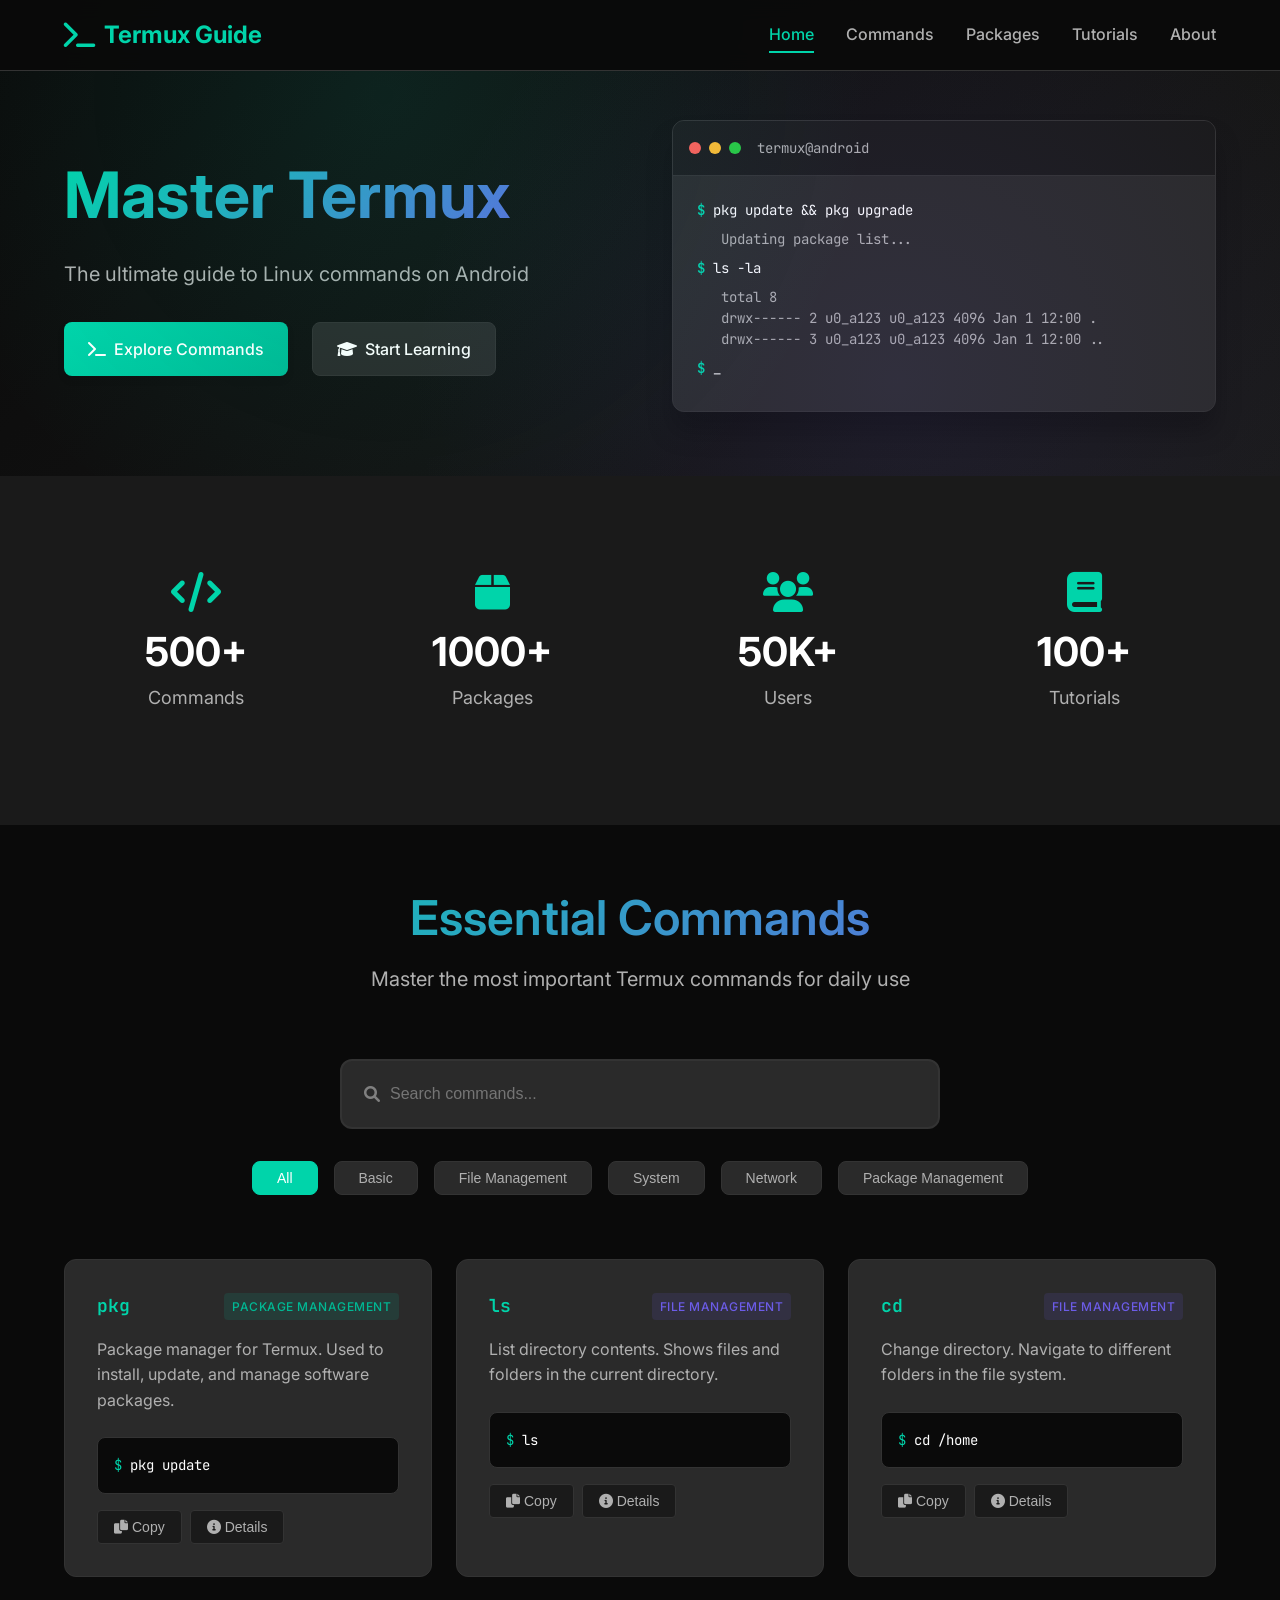
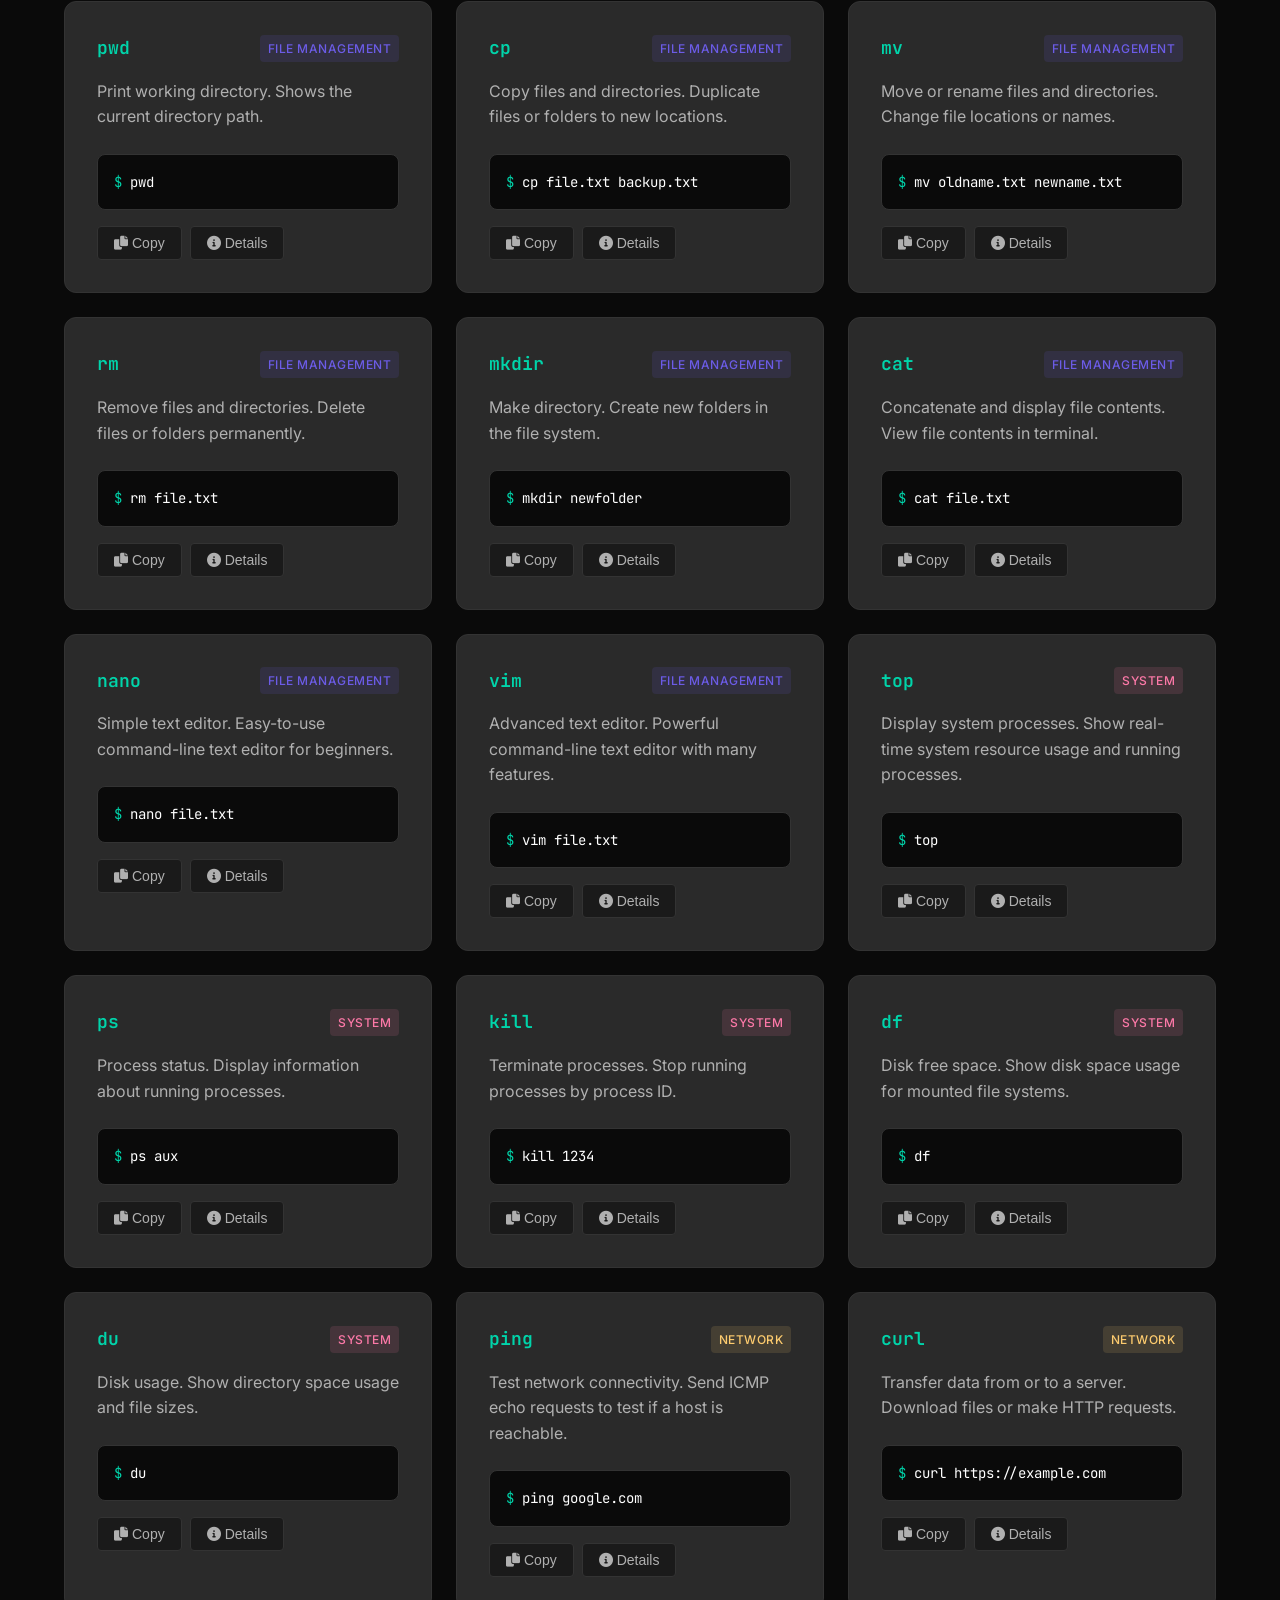
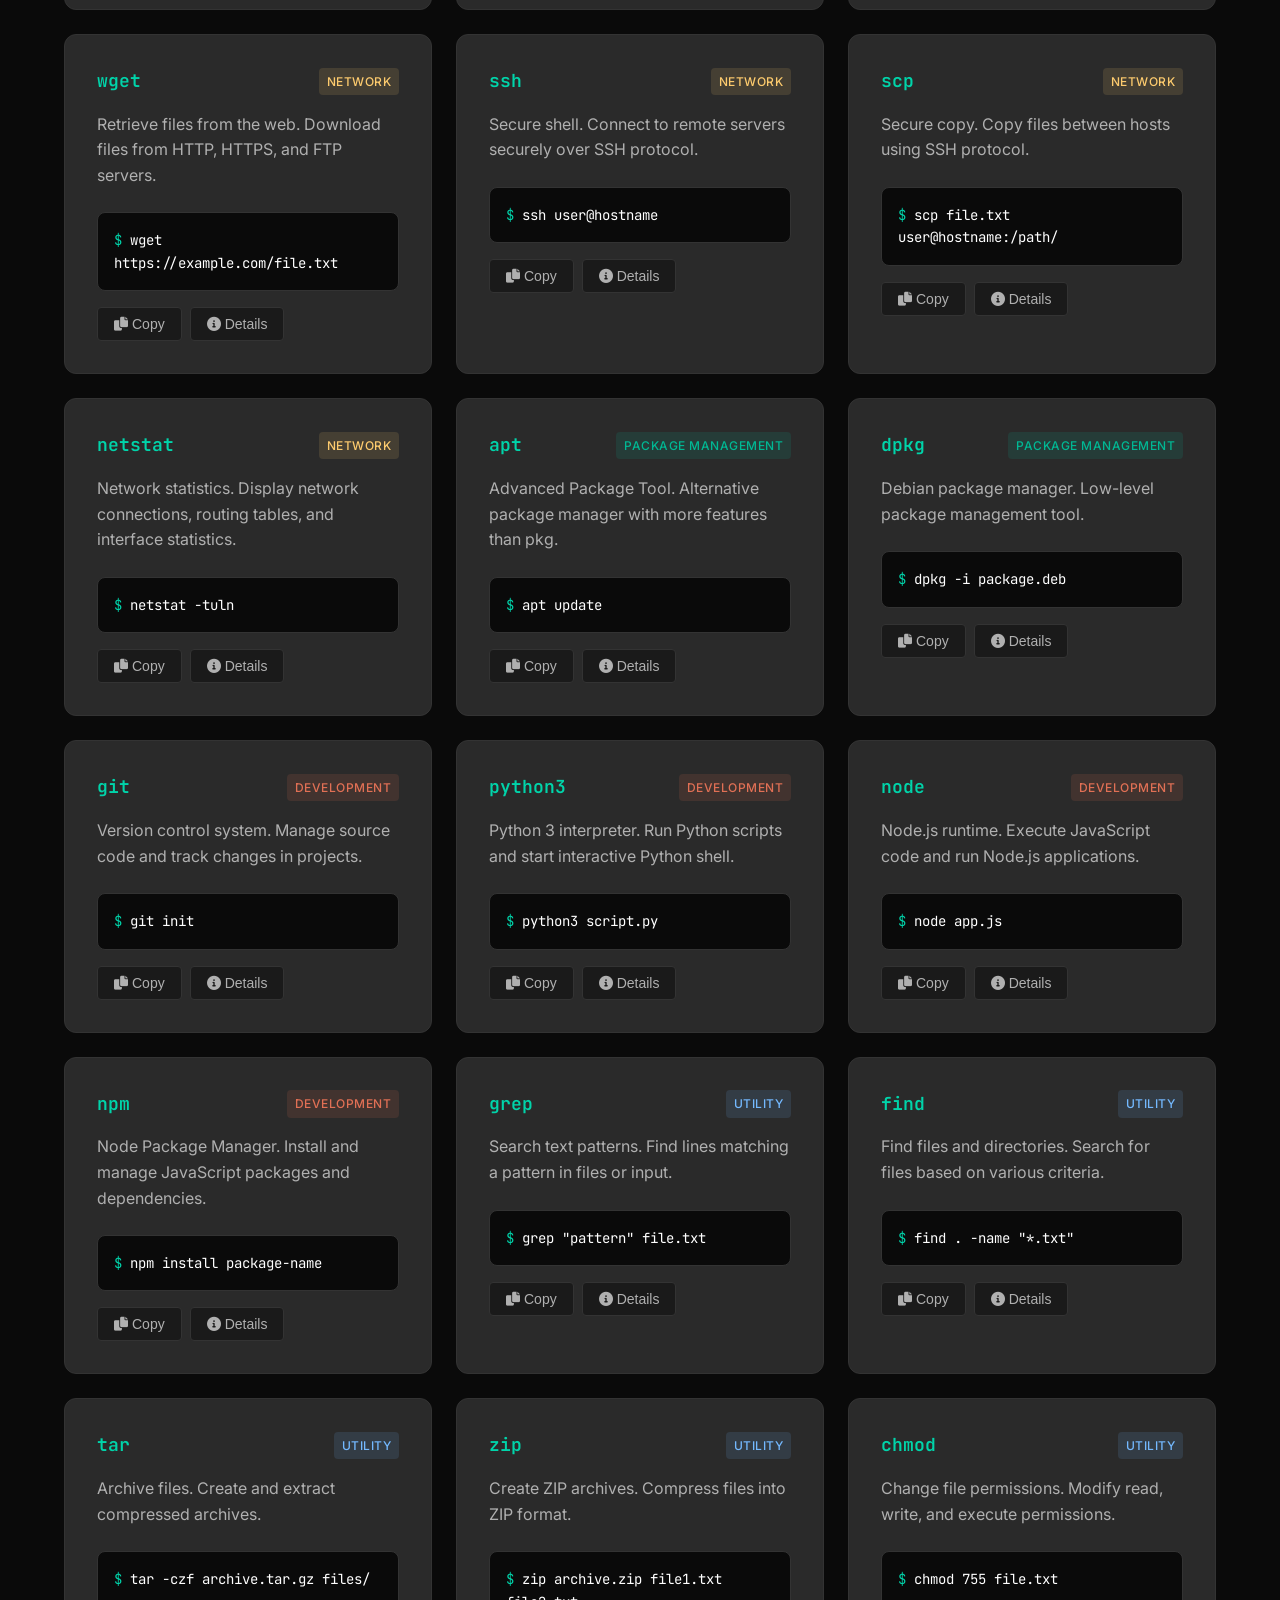
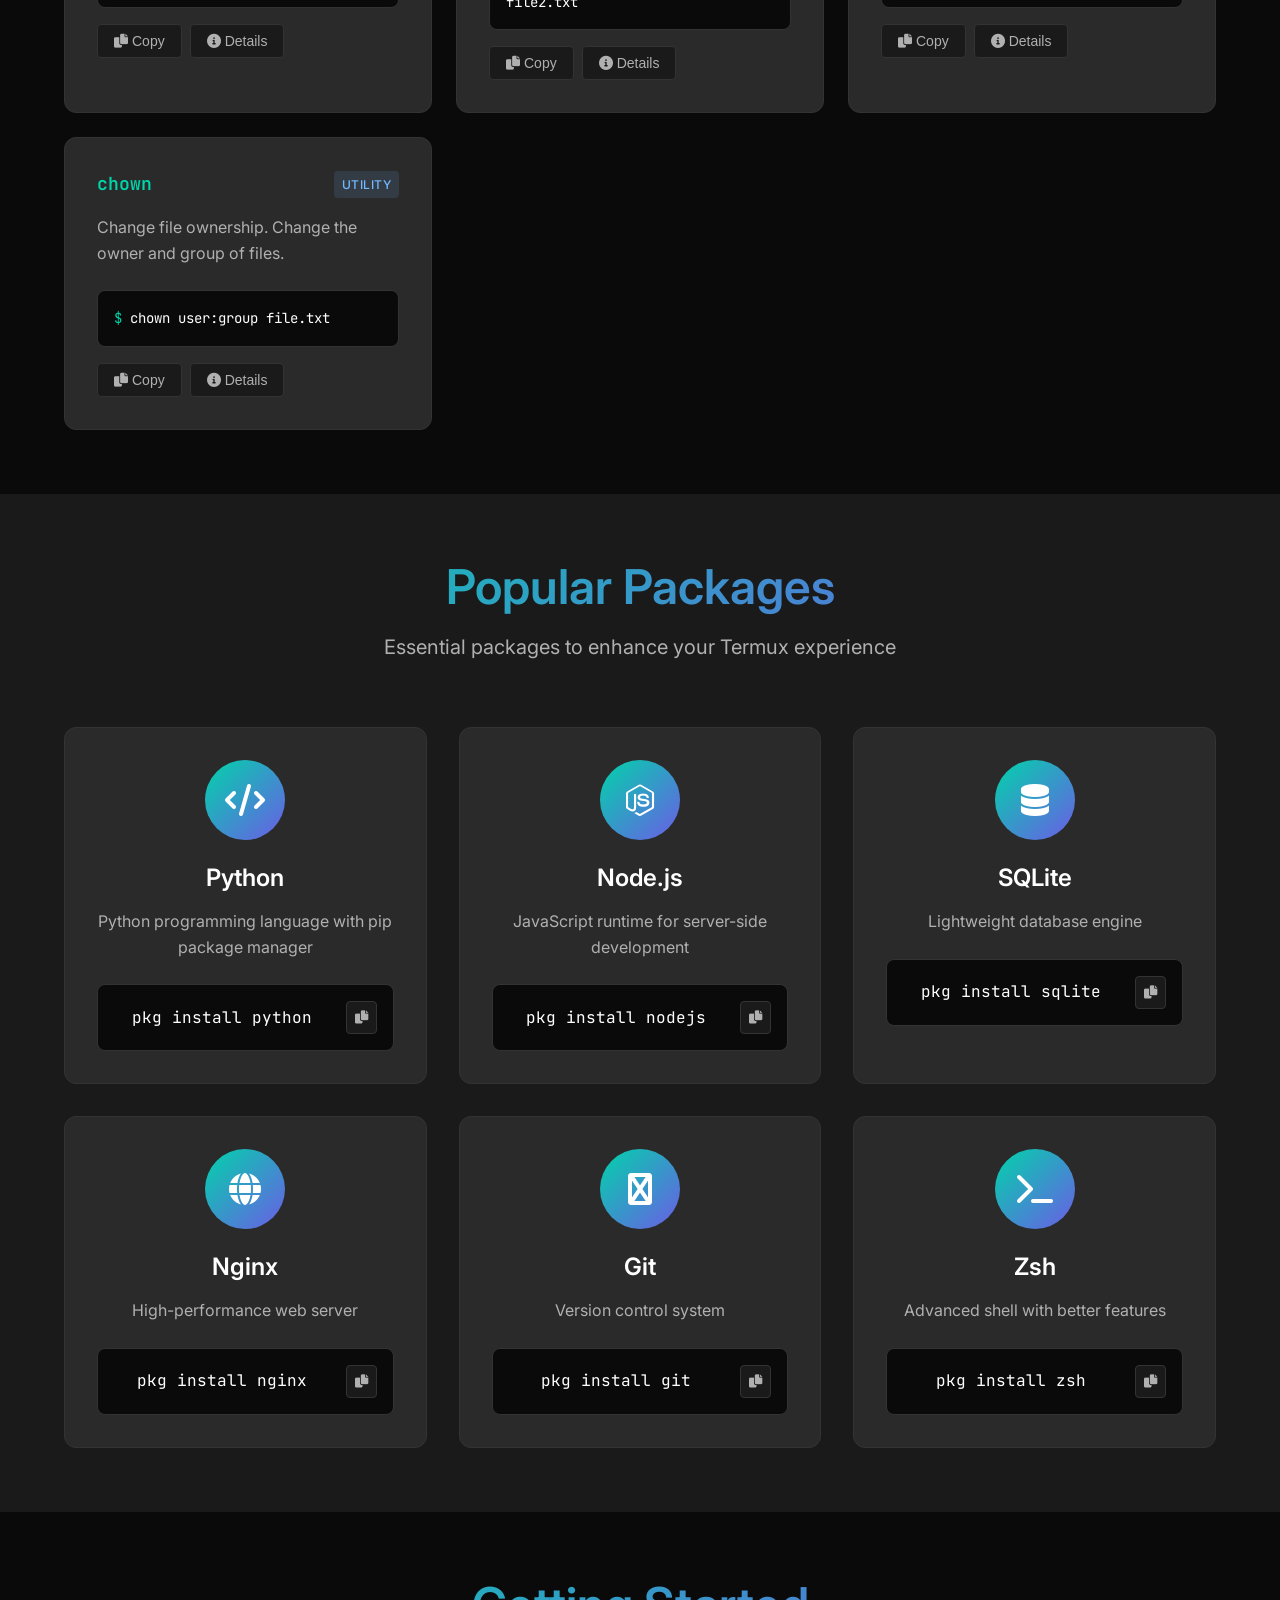
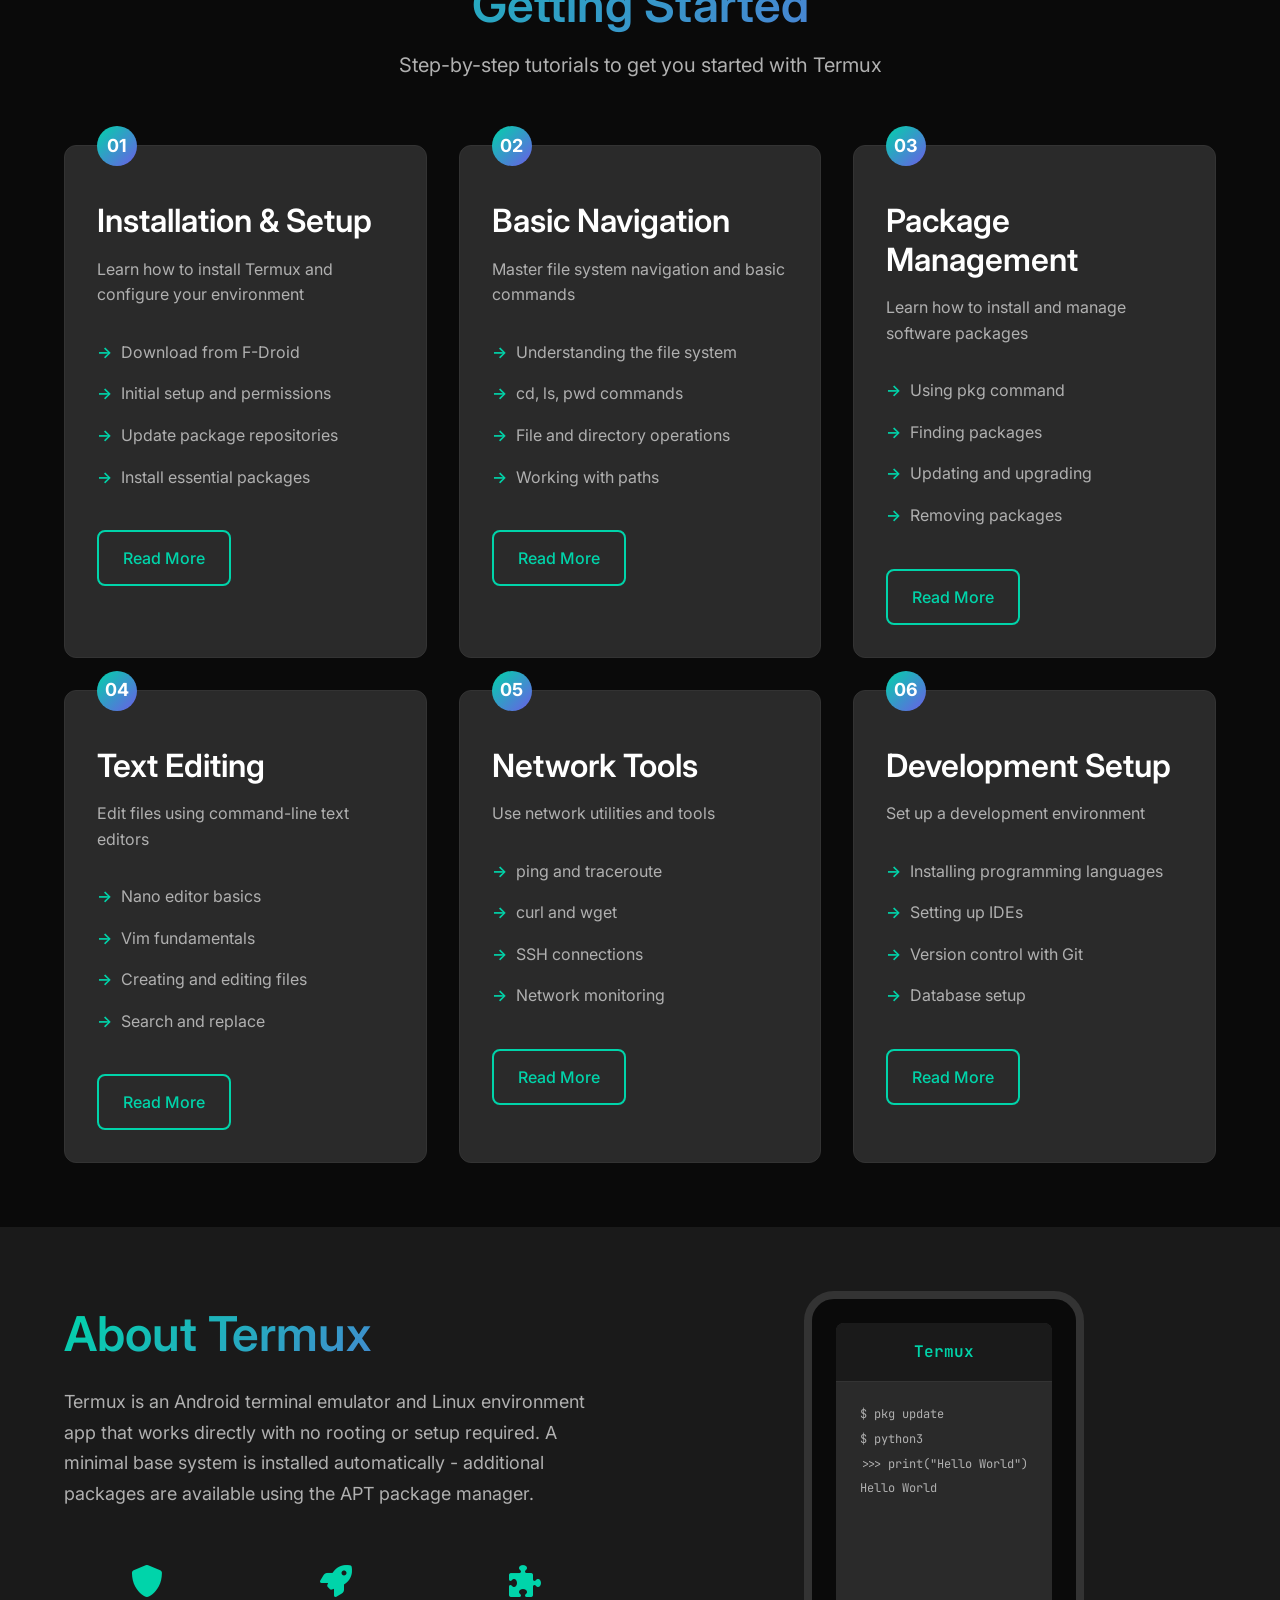
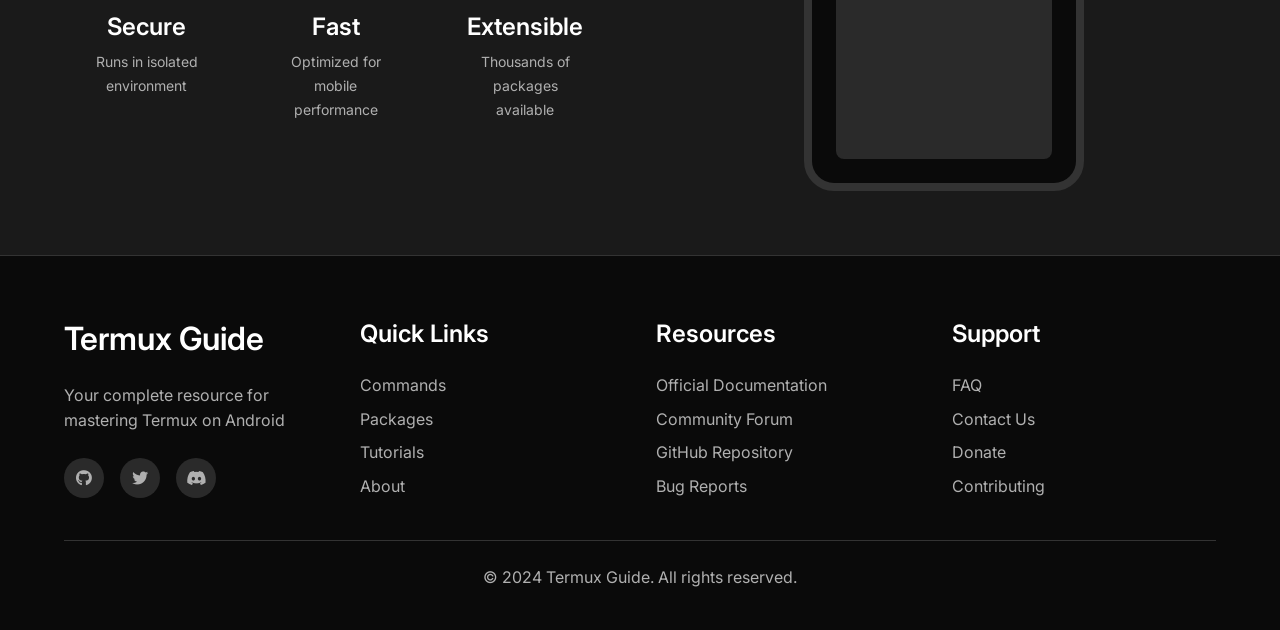
<file: index.html>
<!DOCTYPE html>
<html lang="en">
<head>
    <meta charset="UTF-8">
    <meta name="viewport" content="width=device-width, initial-scale=1.0">
    <title>Termux Guide - Complete Command Reference</title>
    <link rel="stylesheet" href="styles.css">
    <link href="https://fonts.googleapis.com/css2?family=Inter:wght@300;400;500;600;700&family=JetBrains+Mono:wght@400;500;600&display=swap" rel="stylesheet">
    <link rel="stylesheet" href="https://cdnjs.cloudflare.com/ajax/libs/font-awesome/6.0.0/css/all.min.css">
</head>
<body>
    <!-- Navigation -->
    <nav class="navbar">
        <div class="nav-container">
            <div class="nav-logo">
                <i class="fas fa-terminal"></i>
                <span>Termux Guide</span>
            </div>
            <div class="nav-menu" id="nav-menu">
                <a href="#home" class="nav-link">Home</a>
                <a href="#commands" class="nav-link">Commands</a>
                <a href="#packages" class="nav-link">Packages</a>
                <a href="#tutorials" class="nav-link">Tutorials</a>
                <a href="#about" class="nav-link">About</a>
            </div>
            <div class="nav-toggle" id="nav-toggle">
                <span class="bar"></span>
                <span class="bar"></span>
                <span class="bar"></span>
            </div>
        </div>
    </nav>

    <!-- Hero Section -->
    <section id="home" class="hero">
        <div class="hero-container">
            <div class="hero-content">
                <h1 class="hero-title">Master Termux</h1>
                <p class="hero-subtitle">The ultimate guide to Linux commands on Android</p>
                <div class="hero-buttons">
                    <button class="btn btn-primary" onclick="scrollToSection('commands')">
                        <i class="fas fa-terminal"></i>
                        Explore Commands
                    </button>
                    <button class="btn btn-secondary" onclick="scrollToSection('tutorials')">
                        <i class="fas fa-graduation-cap"></i>
                        Start Learning
                    </button>
                </div>
            </div>
            <div class="hero-terminal">
                <div class="terminal-header">
                    <div class="terminal-buttons">
                        <span class="terminal-btn close"></span>
                        <span class="terminal-btn minimize"></span>
                        <span class="terminal-btn maximize"></span>
                    </div>
                    <div class="terminal-title">termux@android</div>
                </div>
                <div class="terminal-body">
                    <div class="terminal-line">
                        <span class="prompt">$</span>
                        <span class="command">pkg update && pkg upgrade</span>
                    </div>
                    <div class="terminal-line">
                        <span class="output">Updating package list...</span>
                    </div>
                    <div class="terminal-line">
                        <span class="prompt">$</span>
                        <span class="command">ls -la</span>
                    </div>
                    <div class="terminal-line">
                        <span class="output">total 8<br>drwx------ 2 u0_a123 u0_a123 4096 Jan 1 12:00 .<br>drwx------ 3 u0_a123 u0_a123 4096 Jan 1 12:00 ..</span>
                    </div>
                    <div class="terminal-line">
                        <span class="prompt">$</span>
                        <span class="command blink">_</span>
                    </div>
                </div>
            </div>
        </div>
    </section>

    <!-- Quick Stats -->
    <section class="stats">
        <div class="stats-container">
            <div class="stat-item">
                <i class="fas fa-code"></i>
                <h3>500+</h3>
                <p>Commands</p>
            </div>
            <div class="stat-item">
                <i class="fas fa-box"></i>
                <h3>1000+</h3>
                <p>Packages</p>
            </div>
            <div class="stat-item">
                <i class="fas fa-users"></i>
                <h3>50K+</h3>
                <p>Users</p>
            </div>
            <div class="stat-item">
                <i class="fas fa-book"></i>
                <h3>100+</h3>
                <p>Tutorials</p>
            </div>
        </div>
    </section>

    <!-- Commands Section -->
    <section id="commands" class="commands">
        <div class="container">
            <div class="section-header">
                <h2>Essential Commands</h2>
                <p>Master the most important Termux commands for daily use</p>
            </div>
            
            <!-- Search Bar -->
            <div class="search-container">
                <div class="search-box">
                    <i class="fas fa-search"></i>
                    <input type="text" id="commandSearch" placeholder="Search commands...">
                    <button class="search-clear" id="searchClear">
                        <i class="fas fa-times"></i>
                    </button>
                </div>
                <div class="filter-buttons">
                    <button class="filter-btn active" data-category="all">All</button>
                    <button class="filter-btn" data-category="basic">Basic</button>
                    <button class="filter-btn" data-category="file">File Management</button>
                    <button class="filter-btn" data-category="system">System</button>
                    <button class="filter-btn" data-category="network">Network</button>
                    <button class="filter-btn" data-category="package">Package Management</button>
                </div>
            </div>

            <!-- Commands Grid -->
            <div class="commands-grid" id="commandsGrid">
                <!-- Commands will be populated by JavaScript -->
            </div>
        </div>
    </section>

    <!-- Packages Section -->
    <section id="packages" class="packages">
        <div class="container">
            <div class="section-header">
                <h2>Popular Packages</h2>
                <p>Essential packages to enhance your Termux experience</p>
            </div>
            <div class="packages-grid">
                <div class="package-card">
                    <div class="package-icon">
                        <i class="fas fa-code"></i>
                    </div>
                    <h3>Python</h3>
                    <p>Python programming language with pip package manager</p>
                    <div class="package-command">
                        <code>pkg install python</code>
                        <button class="copy-btn" onclick="copyToClipboard('pkg install python')">
                            <i class="fas fa-copy"></i>
                        </button>
                    </div>
                </div>
                <div class="package-card">
                    <div class="package-icon">
                        <i class="fab fa-node-js"></i>
                    </div>
                    <h3>Node.js</h3>
                    <p>JavaScript runtime for server-side development</p>
                    <div class="package-command">
                        <code>pkg install nodejs</code>
                        <button class="copy-btn" onclick="copyToClipboard('pkg install nodejs')">
                            <i class="fas fa-copy"></i>
                        </button>
                    </div>
                </div>
                <div class="package-card">
                    <div class="package-icon">
                        <i class="fas fa-database"></i>
                    </div>
                    <h3>SQLite</h3>
                    <p>Lightweight database engine</p>
                    <div class="package-command">
                        <code>pkg install sqlite</code>
                        <button class="copy-btn" onclick="copyToClipboard('pkg install sqlite')">
                            <i class="fas fa-copy"></i>
                        </button>
                    </div>
                </div>
                <div class="package-card">
                    <div class="package-icon">
                        <i class="fas fa-globe"></i>
                    </div>
                    <h3>Nginx</h3>
                    <p>High-performance web server</p>
                    <div class="package-command">
                        <code>pkg install nginx</code>
                        <button class="copy-btn" onclick="copyToClipboard('pkg install nginx')">
                            <i class="fas fa-copy"></i>
                        </button>
                    </div>
                </div>
                <div class="package-card">
                    <div class="package-icon">
                        <i class="fas fa-git-alt"></i>
                    </div>
                    <h3>Git</h3>
                    <p>Version control system</p>
                    <div class="package-command">
                        <code>pkg install git</code>
                        <button class="copy-btn" onclick="copyToClipboard('pkg install git')">
                            <i class="fas fa-copy"></i>
                        </button>
                    </div>
                </div>
                <div class="package-card">
                    <div class="package-icon">
                        <i class="fas fa-terminal"></i>
                    </div>
                    <h3>Zsh</h3>
                    <p>Advanced shell with better features</p>
                    <div class="package-command">
                        <code>pkg install zsh</code>
                        <button class="copy-btn" onclick="copyToClipboard('pkg install zsh')">
                            <i class="fas fa-copy"></i>
                        </button>
                    </div>
                </div>
            </div>
        </div>
    </section>

    <!-- Tutorials Section -->
    <section id="tutorials" class="tutorials">
        <div class="container">
            <div class="section-header">
                <h2>Getting Started</h2>
                <p>Step-by-step tutorials to get you started with Termux</p>
            </div>
            <div class="tutorials-grid">
                <div class="tutorial-card">
                    <div class="tutorial-number">01</div>
                    <h3>Installation & Setup</h3>
                    <p>Learn how to install Termux and configure your environment</p>
                    <ul>
                        <li>Download from F-Droid</li>
                        <li>Initial setup and permissions</li>
                        <li>Update package repositories</li>
                        <li>Install essential packages</li>
                    </ul>
                    <button class="btn btn-outline">Read More</button>
                </div>
                <div class="tutorial-card">
                    <div class="tutorial-number">02</div>
                    <h3>Basic Navigation</h3>
                    <p>Master file system navigation and basic commands</p>
                    <ul>
                        <li>Understanding the file system</li>
                        <li>cd, ls, pwd commands</li>
                        <li>File and directory operations</li>
                        <li>Working with paths</li>
                    </ul>
                    <button class="btn btn-outline">Read More</button>
                </div>
                <div class="tutorial-card">
                    <div class="tutorial-number">03</div>
                    <h3>Package Management</h3>
                    <p>Learn how to install and manage software packages</p>
                    <ul>
                        <li>Using pkg command</li>
                        <li>Finding packages</li>
                        <li>Updating and upgrading</li>
                        <li>Removing packages</li>
                    </ul>
                    <button class="btn btn-outline">Read More</button>
                </div>
                <div class="tutorial-card">
                    <div class="tutorial-number">04</div>
                    <h3>Text Editing</h3>
                    <p>Edit files using command-line text editors</p>
                    <ul>
                        <li>Nano editor basics</li>
                        <li>Vim fundamentals</li>
                        <li>Creating and editing files</li>
                        <li>Search and replace</li>
                    </ul>
                    <button class="btn btn-outline">Read More</button>
                </div>
                <div class="tutorial-card">
                    <div class="tutorial-number">05</div>
                    <h3>Network Tools</h3>
                    <p>Use network utilities and tools</p>
                    <ul>
                        <li>ping and traceroute</li>
                        <li>curl and wget</li>
                        <li>SSH connections</li>
                        <li>Network monitoring</li>
                    </ul>
                    <button class="btn btn-outline">Read More</button>
                </div>
                <div class="tutorial-card">
                    <div class="tutorial-number">06</div>
                    <h3>Development Setup</h3>
                    <p>Set up a development environment</p>
                    <ul>
                        <li>Installing programming languages</li>
                        <li>Setting up IDEs</li>
                        <li>Version control with Git</li>
                        <li>Database setup</li>
                    </ul>
                    <button class="btn btn-outline">Read More</button>
                </div>
            </div>
        </div>
    </section>

    <!-- About Section -->
    <section id="about" class="about">
        <div class="container">
            <div class="about-content">
                <div class="about-text">
                    <h2>About Termux</h2>
                    <p>Termux is an Android terminal emulator and Linux environment app that works directly with no rooting or setup required. A minimal base system is installed automatically - additional packages are available using the APT package manager.</p>
                    <div class="features">
                        <div class="feature">
                            <i class="fas fa-shield-alt"></i>
                            <h4>Secure</h4>
                            <p>Runs in isolated environment</p>
                        </div>
                        <div class="feature">
                            <i class="fas fa-rocket"></i>
                            <h4>Fast</h4>
                            <p>Optimized for mobile performance</p>
                        </div>
                        <div class="feature">
                            <i class="fas fa-puzzle-piece"></i>
                            <h4>Extensible</h4>
                            <p>Thousands of packages available</p>
                        </div>
                    </div>
                </div>
                <div class="about-image">
                    <div class="phone-mockup">
                        <div class="phone-screen">
                            <div class="mockup-terminal">
                                <div class="mockup-header">
                                    <span class="mockup-title">Termux</span>
                                </div>
                                <div class="mockup-content">
                                    <div class="mockup-line">$ pkg update</div>
                                    <div class="mockup-line">$ python3</div>
                                    <div class="mockup-line">>>> print("Hello World")</div>
                                    <div class="mockup-line">Hello World</div>
                                </div>
                            </div>
                        </div>
                    </div>
                </div>
            </div>
        </div>
    </section>

    <!-- Footer -->
    <footer class="footer">
        <div class="container">
            <div class="footer-content">
                <div class="footer-section">
                    <h3>Termux Guide</h3>
                    <p>Your complete resource for mastering Termux on Android</p>
                    <div class="social-links">
                        <a href="#"><i class="fab fa-github"></i></a>
                        <a href="#"><i class="fab fa-twitter"></i></a>
                        <a href="#"><i class="fab fa-discord"></i></a>
                    </div>
                </div>
                <div class="footer-section">
                    <h4>Quick Links</h4>
                    <ul>
                        <li><a href="#commands">Commands</a></li>
                        <li><a href="#packages">Packages</a></li>
                        <li><a href="#tutorials">Tutorials</a></li>
                        <li><a href="#about">About</a></li>
                    </ul>
                </div>
                <div class="footer-section">
                    <h4>Resources</h4>
                    <ul>
                        <li><a href="#">Official Documentation</a></li>
                        <li><a href="#">Community Forum</a></li>
                        <li><a href="#">GitHub Repository</a></li>
                        <li><a href="#">Bug Reports</a></li>
                    </ul>
                </div>
                <div class="footer-section">
                    <h4>Support</h4>
                    <ul>
                        <li><a href="#">FAQ</a></li>
                        <li><a href="#">Contact Us</a></li>
                        <li><a href="#">Donate</a></li>
                        <li><a href="#">Contributing</a></li>
                    </ul>
                </div>
            </div>
            <div class="footer-bottom">
                <p>&copy; 2024 Termux Guide. All rights reserved.</p>
            </div>
        </div>
    </footer>

    <!-- Back to Top Button -->
    <button id="backToTop" class="back-to-top">
        <i class="fas fa-arrow-up"></i>
    </button>

    <script src="script.js"></script>
</body>
</html>
</file>
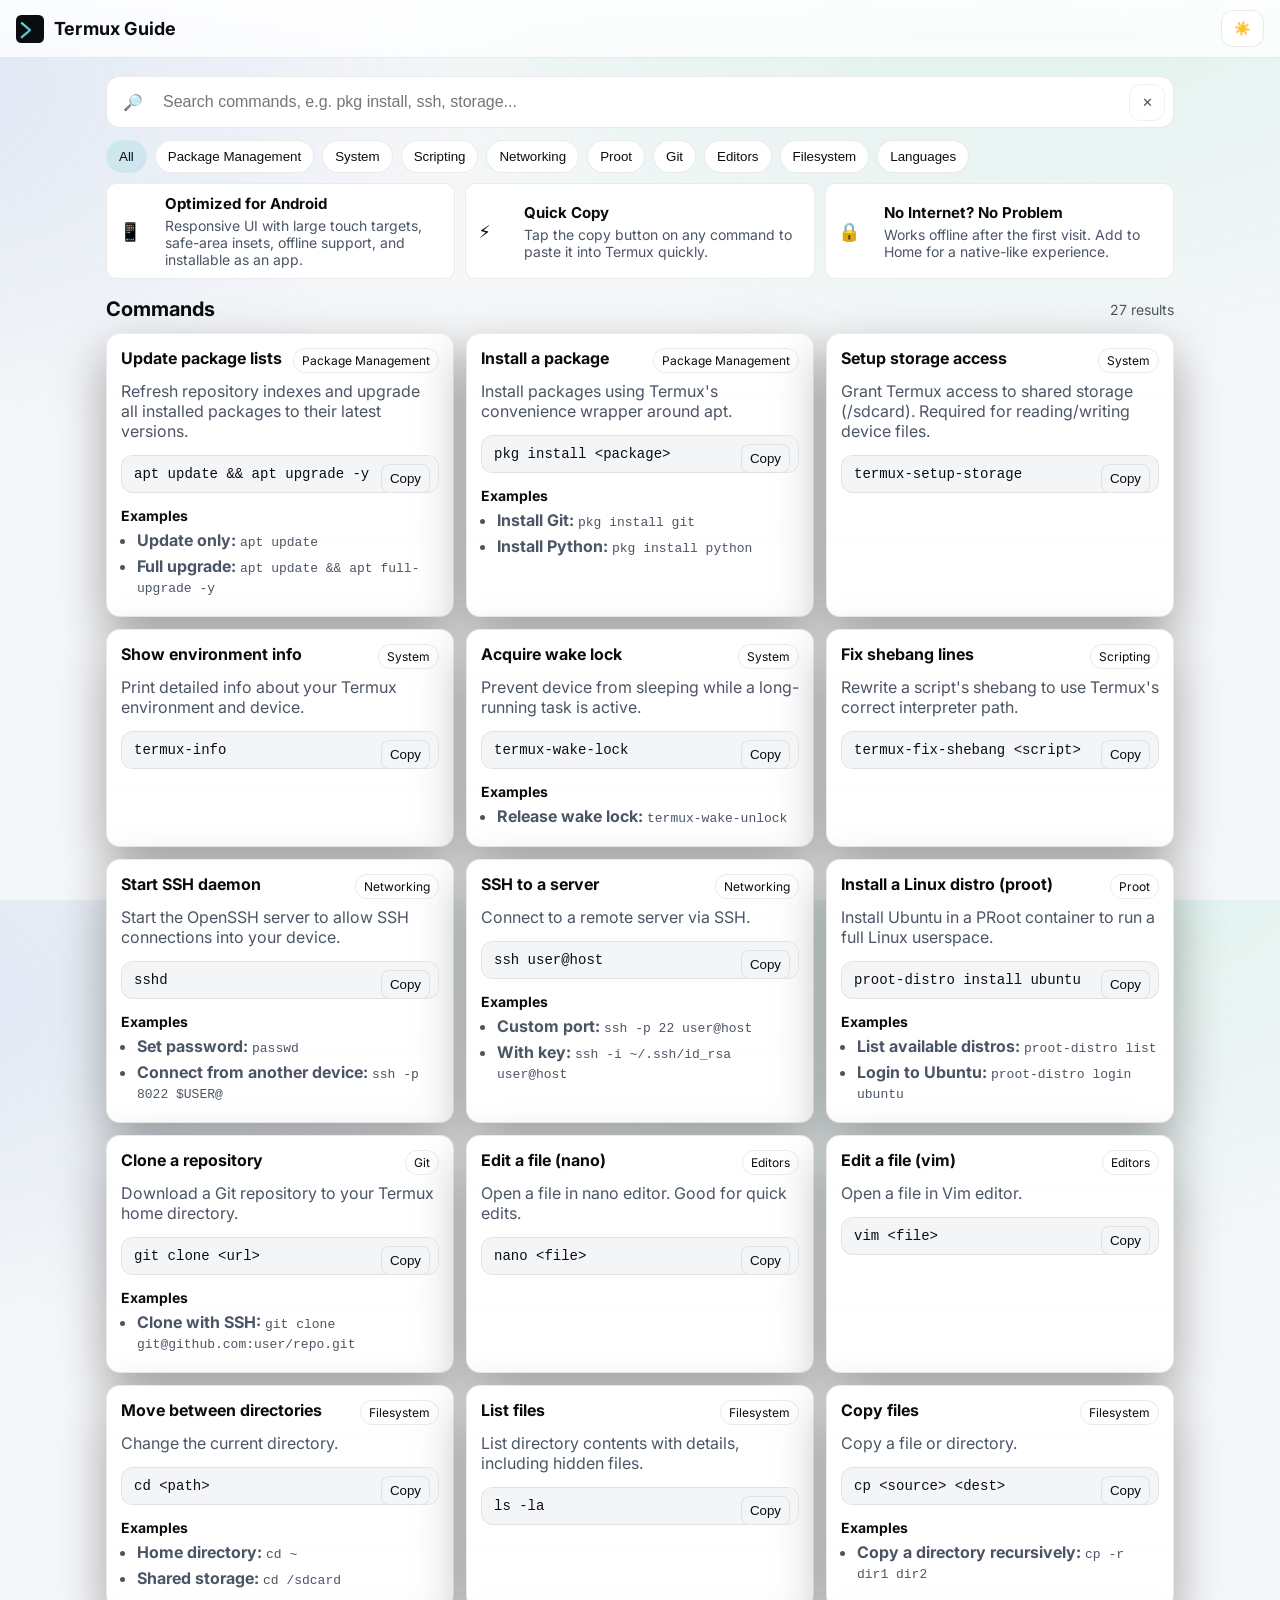
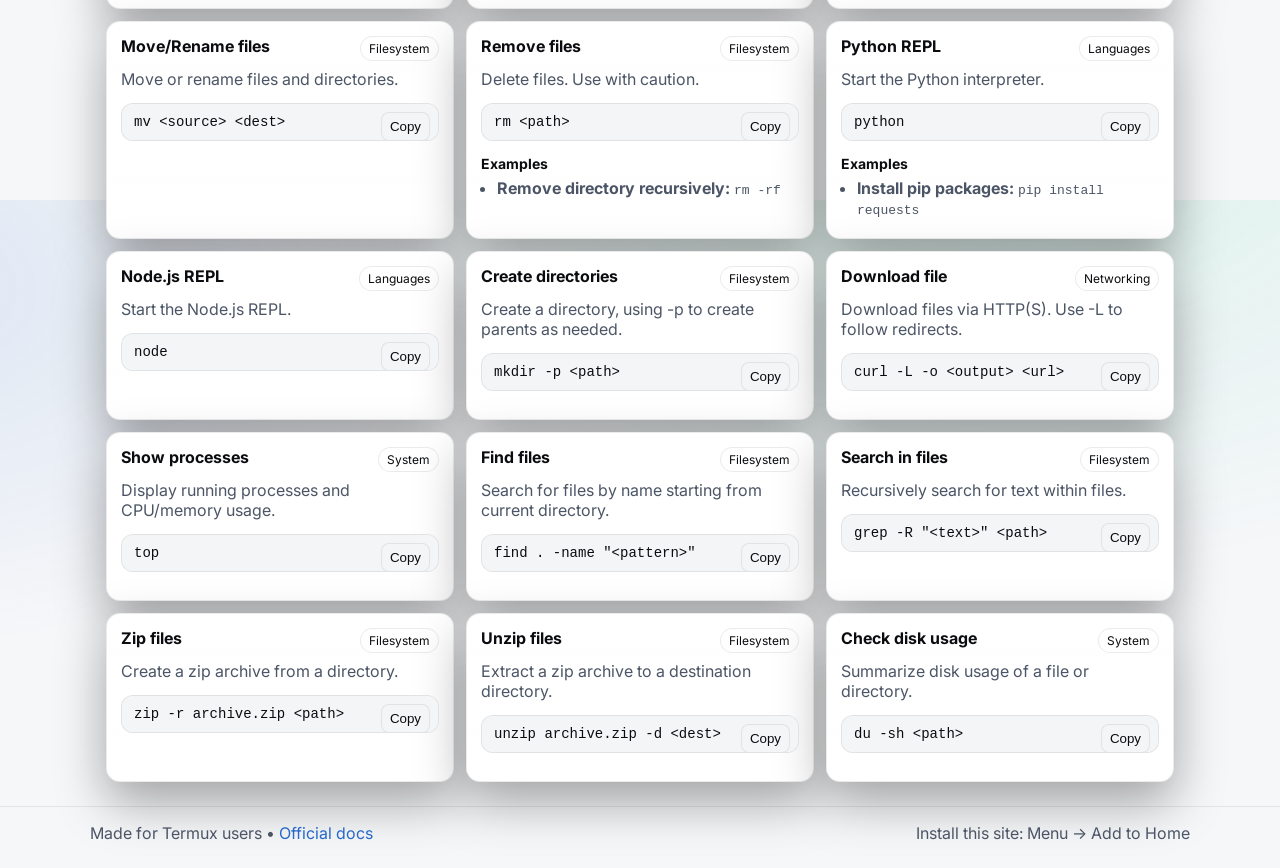
<file: termux-site/index.html>
<!doctype html>
<html lang="en">
  <head>
    <meta charset="utf-8" />
    <meta name="viewport" content="width=device-width, initial-scale=1, viewport-fit=cover" />
    <meta name="theme-color" content="#0f0f10" />
    <meta name="description" content="Modern, user-friendly Termux commands and tips with search, filters, and offline support." />
    <link rel="manifest" href="manifest.webmanifest" />
    <link rel="icon" href="assets/icon.svg" type="image/svg+xml" />
    <link rel="preconnect" href="https://fonts.googleapis.com" />
    <link rel="preconnect" href="https://fonts.gstatic.com" crossorigin />
    <link href="https://fonts.googleapis.com/css2?family=Inter:wght@400;500;600;700&display=swap" rel="stylesheet" />
    <link rel="stylesheet" href="styles.css" />
    <title>Termux Guide</title>
  </head>
  <body>
    <header class="app-header">
      <div class="header-left">
        <img class="logo" src="assets/logo.svg" alt="Termux Guide" />
        <h1 class="title">Termux Guide</h1>
      </div>
      <div class="header-right">
        <button id="themeToggle" class="icon-btn" aria-label="Toggle dark mode" title="Toggle theme">
          <span class="icon">🌙</span>
        </button>
        <button id="installBtn" class="primary-btn" hidden>Add to Home</button>
      </div>
    </header>

    <main class="container">
      <section class="utility-bar">
        <div class="search-group">
          <span class="search-icon">🔎</span>
          <input id="searchInput" type="search" inputmode="search" autocomplete="off" placeholder="Search commands, e.g. pkg install, ssh, storage..." aria-label="Search commands" />
          <button id="clearSearch" class="icon-btn" aria-label="Clear search" title="Clear search">✕</button>
        </div>
        <div class="chips" id="categoryChips" aria-label="Command categories"></div>
      </section>

      <section class="tips" id="tips">
        <div class="tip-card">
          <div class="tip-icon">📱</div>
          <div class="tip-content">
            <h3>Optimized for Android</h3>
            <p>Responsive UI with large touch targets, safe-area insets, offline support, and installable as an app.</p>
          </div>
        </div>
        <div class="tip-card">
          <div class="tip-icon">⚡</div>
          <div class="tip-content">
            <h3>Quick Copy</h3>
            <p>Tap the copy button on any command to paste it into Termux quickly.</p>
          </div>
        </div>
        <div class="tip-card">
          <div class="tip-icon">🔒</div>
          <div class="tip-content">
            <h3>No Internet? No Problem</h3>
            <p>Works offline after the first visit. Add to Home for a native-like experience.</p>
          </div>
        </div>
      </section>

      <section class="results-header">
        <h2 class="section-title">Commands</h2>
        <div id="resultCount" class="result-count">Loading…</div>
      </section>

      <section id="commandsGrid" class="grid"></section>
    </main>

    <footer class="app-footer">
      <div class="footer-content">
        <span>Made for Termux users • <a href="https://termux.dev" target="_blank" rel="noopener">Official docs</a></span>
        <span>Install this site: Menu → Add to Home</span>
      </div>
    </footer>

    <script src="script.js" type="module"></script>
  </body>
</html>
</file>
<file: styles.css>
/* Reset and Base Styles */
* {
    margin: 0;
    padding: 0;
    box-sizing: border-box;
}

:root {
    /* Color Palette */
    --primary-color: #00d4aa;
    --primary-dark: #00b894;
    --secondary-color: #6c5ce7;
    --accent-color: #fd79a8;
    --success-color: #00b894;
    --warning-color: #fdcb6e;
    --error-color: #e17055;
    
    /* Neutral Colors */
    --bg-primary: #0a0a0a;
    --bg-secondary: #1a1a1a;
    --bg-tertiary: #2a2a2a;
    --text-primary: #ffffff;
    --text-secondary: #b0b0b0;
    --text-muted: #808080;
    --border-color: #333333;
    
    /* Typography */
    --font-primary: 'Inter', -apple-system, BlinkMacSystemFont, 'Segoe UI', Roboto, sans-serif;
    --font-mono: 'JetBrains Mono', 'Fira Code', 'Consolas', monospace;
    
    /* Spacing */
    --spacing-xs: 0.25rem;
    --spacing-sm: 0.5rem;
    --spacing-md: 1rem;
    --spacing-lg: 1.5rem;
    --spacing-xl: 2rem;
    --spacing-2xl: 3rem;
    --spacing-3xl: 4rem;
    
    /* Border Radius */
    --radius-sm: 4px;
    --radius-md: 8px;
    --radius-lg: 12px;
    --radius-xl: 16px;
    
    /* Shadows */
    --shadow-sm: 0 1px 3px rgba(0, 0, 0, 0.12);
    --shadow-md: 0 4px 6px rgba(0, 0, 0, 0.15);
    --shadow-lg: 0 10px 15px rgba(0, 0, 0, 0.2);
    --shadow-xl: 0 20px 25px rgba(0, 0, 0, 0.25);
    
    /* Transitions */
    --transition-fast: 0.15s ease;
    --transition-normal: 0.3s ease;
    --transition-slow: 0.5s ease;
}

html {
    scroll-behavior: smooth;
    font-size: 16px;
}

body {
    font-family: var(--font-primary);
    background-color: var(--bg-primary);
    color: var(--text-primary);
    line-height: 1.6;
    overflow-x: hidden;
    -webkit-font-smoothing: antialiased;
    -moz-osx-font-smoothing: grayscale;
}

/* Container */
.container {
    max-width: 1200px;
    margin: 0 auto;
    padding: 0 var(--spacing-lg);
}

/* Typography */
h1, h2, h3, h4, h5, h6 {
    font-weight: 600;
    line-height: 1.2;
    margin-bottom: var(--spacing-md);
}

h1 { font-size: 3rem; }
h2 { font-size: 2.5rem; }
h3 { font-size: 2rem; }
h4 { font-size: 1.5rem; }
h5 { font-size: 1.25rem; }
h6 { font-size: 1rem; }

p {
    margin-bottom: var(--spacing-md);
    color: var(--text-secondary);
}

/* Buttons */
.btn {
    display: inline-flex;
    align-items: center;
    gap: var(--spacing-sm);
    padding: var(--spacing-md) var(--spacing-lg);
    border: none;
    border-radius: var(--radius-md);
    font-family: var(--font-primary);
    font-size: 1rem;
    font-weight: 500;
    text-decoration: none;
    cursor: pointer;
    transition: all var(--transition-normal);
    white-space: nowrap;
    user-select: none;
    -webkit-tap-highlight-color: transparent;
}

.btn-primary {
    background: linear-gradient(135deg, var(--primary-color), var(--primary-dark));
    color: white;
    box-shadow: var(--shadow-md);
}

.btn-primary:hover {
    transform: translateY(-2px);
    box-shadow: var(--shadow-lg);
}

.btn-secondary {
    background: var(--bg-tertiary);
    color: var(--text-primary);
    border: 1px solid var(--border-color);
}

.btn-secondary:hover {
    background: var(--bg-secondary);
    border-color: var(--primary-color);
}

.btn-outline {
    background: transparent;
    color: var(--primary-color);
    border: 2px solid var(--primary-color);
}

.btn-outline:hover {
    background: var(--primary-color);
    color: white;
}

/* Navigation */
.navbar {
    position: fixed;
    top: 0;
    left: 0;
    right: 0;
    background: rgba(10, 10, 10, 0.95);
    backdrop-filter: blur(10px);
    border-bottom: 1px solid var(--border-color);
    z-index: 1000;
    transition: all var(--transition-normal);
}

.nav-container {
    max-width: 1200px;
    margin: 0 auto;
    padding: 0 var(--spacing-lg);
    display: flex;
    align-items: center;
    justify-content: space-between;
    height: 70px;
}

.nav-logo {
    display: flex;
    align-items: center;
    gap: var(--spacing-sm);
    font-size: 1.5rem;
    font-weight: 700;
    color: var(--primary-color);
}

.nav-logo i {
    font-size: 1.75rem;
}

.nav-menu {
    display: flex;
    gap: var(--spacing-xl);
}

.nav-link {
    color: var(--text-secondary);
    text-decoration: none;
    font-weight: 500;
    transition: color var(--transition-fast);
    position: relative;
}

.nav-link:hover,
.nav-link.active {
    color: var(--primary-color);
}

.nav-link::after {
    content: '';
    position: absolute;
    bottom: -5px;
    left: 0;
    width: 0;
    height: 2px;
    background: var(--primary-color);
    transition: width var(--transition-normal);
}

.nav-link:hover::after,
.nav-link.active::after {
    width: 100%;
}

.nav-toggle {
    display: none;
    flex-direction: column;
    cursor: pointer;
    gap: 4px;
}

.bar {
    width: 25px;
    height: 3px;
    background: var(--text-primary);
    transition: all var(--transition-normal);
}

/* Hero Section */
.hero {
    padding: 120px 0 var(--spacing-3xl);
    background: linear-gradient(135deg, var(--bg-primary) 0%, var(--bg-secondary) 100%);
    position: relative;
    overflow: hidden;
}

.hero::before {
    content: '';
    position: absolute;
    top: 0;
    left: 0;
    right: 0;
    bottom: 0;
    background: radial-gradient(circle at 30% 20%, rgba(0, 212, 170, 0.1) 0%, transparent 50%),
                radial-gradient(circle at 70% 80%, rgba(108, 92, 231, 0.1) 0%, transparent 50%);
    pointer-events: none;
}

.hero-container {
    max-width: 1200px;
    margin: 0 auto;
    padding: 0 var(--spacing-lg);
    display: grid;
    grid-template-columns: 1fr 1fr;
    gap: var(--spacing-3xl);
    align-items: center;
}

.hero-title {
    font-size: 4rem;
    font-weight: 700;
    background: linear-gradient(135deg, var(--primary-color), var(--secondary-color));
    -webkit-background-clip: text;
    -webkit-text-fill-color: transparent;
    background-clip: text;
    margin-bottom: var(--spacing-lg);
}

.hero-subtitle {
    font-size: 1.25rem;
    color: var(--text-secondary);
    margin-bottom: var(--spacing-xl);
}

.hero-buttons {
    display: flex;
    gap: var(--spacing-lg);
    flex-wrap: wrap;
}

/* Terminal Mockup */
.hero-terminal {
    background: var(--bg-tertiary);
    border-radius: var(--radius-lg);
    overflow: hidden;
    box-shadow: var(--shadow-xl);
    border: 1px solid var(--border-color);
}

.terminal-header {
    background: var(--bg-secondary);
    padding: var(--spacing-md);
    display: flex;
    align-items: center;
    gap: var(--spacing-md);
    border-bottom: 1px solid var(--border-color);
}

.terminal-buttons {
    display: flex;
    gap: var(--spacing-sm);
}

.terminal-btn {
    width: 12px;
    height: 12px;
    border-radius: 50%;
    cursor: pointer;
}

.terminal-btn.close { background: #ff5f56; }
.terminal-btn.minimize { background: #ffbd2e; }
.terminal-btn.maximize { background: #27ca3f; }

.terminal-title {
    color: var(--text-secondary);
    font-size: 0.875rem;
    font-family: var(--font-mono);
}

.terminal-body {
    padding: var(--spacing-lg);
    font-family: var(--font-mono);
    font-size: 0.875rem;
    line-height: 1.5;
}

.terminal-line {
    margin-bottom: var(--spacing-sm);
    display: flex;
    align-items: flex-start;
    gap: var(--spacing-sm);
}

.prompt {
    color: var(--primary-color);
    font-weight: 600;
}

.command {
    color: var(--text-primary);
}

.output {
    color: var(--text-secondary);
    margin-left: var(--spacing-lg);
}

.blink {
    animation: blink 1s infinite;
}

@keyframes blink {
    0%, 50% { opacity: 1; }
    51%, 100% { opacity: 0; }
}

/* Stats Section */
.stats {
    padding: var(--spacing-3xl) 0;
    background: var(--bg-secondary);
}

.stats-container {
    max-width: 1200px;
    margin: 0 auto;
    padding: 0 var(--spacing-lg);
    display: grid;
    grid-template-columns: repeat(auto-fit, minmax(200px, 1fr));
    gap: var(--spacing-xl);
}

.stat-item {
    text-align: center;
    padding: var(--spacing-xl);
}

.stat-item i {
    font-size: 2.5rem;
    color: var(--primary-color);
    margin-bottom: var(--spacing-md);
}

.stat-item h3 {
    font-size: 2.5rem;
    font-weight: 700;
    color: var(--text-primary);
    margin-bottom: var(--spacing-sm);
}

.stat-item p {
    color: var(--text-secondary);
    font-size: 1.125rem;
}

/* Section Headers */
.section-header {
    text-align: center;
    margin-bottom: var(--spacing-3xl);
}

.section-header h2 {
    font-size: 3rem;
    margin-bottom: var(--spacing-md);
    background: linear-gradient(135deg, var(--primary-color), var(--secondary-color));
    -webkit-background-clip: text;
    -webkit-text-fill-color: transparent;
    background-clip: text;
}

.section-header p {
    font-size: 1.25rem;
    color: var(--text-secondary);
}

/* Commands Section */
.commands {
    padding: var(--spacing-3xl) 0;
}

.search-container {
    margin-bottom: var(--spacing-3xl);
}

.search-box {
    position: relative;
    max-width: 600px;
    margin: 0 auto var(--spacing-xl);
}

.search-box input {
    width: 100%;
    padding: var(--spacing-lg) var(--spacing-xl);
    padding-left: 3rem;
    background: var(--bg-tertiary);
    border: 2px solid var(--border-color);
    border-radius: var(--radius-lg);
    color: var(--text-primary);
    font-size: 1rem;
    transition: all var(--transition-normal);
}

.search-box input:focus {
    outline: none;
    border-color: var(--primary-color);
    box-shadow: 0 0 0 3px rgba(0, 212, 170, 0.1);
}

.search-box i {
    position: absolute;
    left: var(--spacing-lg);
    top: 50%;
    transform: translateY(-50%);
    color: var(--text-muted);
}

.search-clear {
    position: absolute;
    right: var(--spacing-lg);
    top: 50%;
    transform: translateY(-50%);
    background: none;
    border: none;
    color: var(--text-muted);
    cursor: pointer;
    padding: var(--spacing-sm);
    border-radius: var(--radius-sm);
    transition: all var(--transition-fast);
}

.search-clear:hover {
    color: var(--text-primary);
    background: var(--bg-secondary);
}

.filter-buttons {
    display: flex;
    justify-content: center;
    gap: var(--spacing-md);
    flex-wrap: wrap;
}

.filter-btn {
    padding: var(--spacing-sm) var(--spacing-lg);
    background: var(--bg-tertiary);
    border: 1px solid var(--border-color);
    border-radius: var(--radius-md);
    color: var(--text-secondary);
    cursor: pointer;
    transition: all var(--transition-fast);
    font-size: 0.875rem;
    font-weight: 500;
}

.filter-btn:hover,
.filter-btn.active {
    background: var(--primary-color);
    color: white;
    border-color: var(--primary-color);
}

/* Commands Grid */
.commands-grid {
    display: grid;
    grid-template-columns: repeat(auto-fill, minmax(350px, 1fr));
    gap: var(--spacing-lg);
}

.command-card {
    background: var(--bg-tertiary);
    border: 1px solid var(--border-color);
    border-radius: var(--radius-lg);
    padding: var(--spacing-xl);
    transition: all var(--transition-normal);
    cursor: pointer;
}

.command-card:hover {
    transform: translateY(-4px);
    box-shadow: var(--shadow-lg);
    border-color: var(--primary-color);
}

.command-header {
    display: flex;
    align-items: center;
    justify-content: space-between;
    margin-bottom: var(--spacing-md);
}

.command-name {
    font-family: var(--font-mono);
    font-size: 1.125rem;
    font-weight: 600;
    color: var(--primary-color);
}

.command-category {
    padding: var(--spacing-xs) var(--spacing-sm);
    background: var(--bg-secondary);
    border-radius: var(--radius-sm);
    font-size: 0.75rem;
    font-weight: 500;
    color: var(--text-secondary);
    text-transform: uppercase;
    letter-spacing: 0.5px;
}

.command-description {
    color: var(--text-secondary);
    margin-bottom: var(--spacing-lg);
    line-height: 1.6;
}

.command-example {
    background: var(--bg-primary);
    border: 1px solid var(--border-color);
    border-radius: var(--radius-md);
    padding: var(--spacing-md);
    margin-bottom: var(--spacing-md);
    font-family: var(--font-mono);
    font-size: 0.875rem;
    color: var(--text-primary);
    position: relative;
}

.command-example::before {
    content: '$';
    color: var(--primary-color);
    margin-right: var(--spacing-sm);
}

.command-actions {
    display: flex;
    gap: var(--spacing-sm);
}

.action-btn {
    padding: var(--spacing-sm) var(--spacing-md);
    background: var(--bg-secondary);
    border: 1px solid var(--border-color);
    border-radius: var(--radius-sm);
    color: var(--text-secondary);
    cursor: pointer;
    transition: all var(--transition-fast);
    font-size: 0.875rem;
    display: flex;
    align-items: center;
    gap: var(--spacing-xs);
}

.action-btn:hover {
    background: var(--primary-color);
    color: white;
    border-color: var(--primary-color);
}

/* Packages Section */
.packages {
    padding: var(--spacing-3xl) 0;
    background: var(--bg-secondary);
}

.packages-grid {
    display: grid;
    grid-template-columns: repeat(auto-fit, minmax(300px, 1fr));
    gap: var(--spacing-xl);
}

.package-card {
    background: var(--bg-tertiary);
    border: 1px solid var(--border-color);
    border-radius: var(--radius-lg);
    padding: var(--spacing-xl);
    text-align: center;
    transition: all var(--transition-normal);
}

.package-card:hover {
    transform: translateY(-4px);
    box-shadow: var(--shadow-lg);
    border-color: var(--primary-color);
}

.package-icon {
    width: 80px;
    height: 80px;
    background: linear-gradient(135deg, var(--primary-color), var(--secondary-color));
    border-radius: 50%;
    display: flex;
    align-items: center;
    justify-content: center;
    margin: 0 auto var(--spacing-lg);
}

.package-icon i {
    font-size: 2rem;
    color: white;
}

.package-card h3 {
    font-size: 1.5rem;
    margin-bottom: var(--spacing-md);
}

.package-card p {
    color: var(--text-secondary);
    margin-bottom: var(--spacing-lg);
}

.package-command {
    background: var(--bg-primary);
    border: 1px solid var(--border-color);
    border-radius: var(--radius-md);
    padding: var(--spacing-md);
    display: flex;
    align-items: center;
    justify-content: space-between;
    gap: var(--spacing-md);
}

.package-command code {
    font-family: var(--font-mono);
    color: var(--text-primary);
    flex: 1;
}

.copy-btn {
    background: var(--bg-secondary);
    border: 1px solid var(--border-color);
    border-radius: var(--radius-sm);
    color: var(--text-secondary);
    padding: var(--spacing-sm);
    cursor: pointer;
    transition: all var(--transition-fast);
}

.copy-btn:hover {
    background: var(--primary-color);
    color: white;
    border-color: var(--primary-color);
}

/* Tutorials Section */
.tutorials {
    padding: var(--spacing-3xl) 0;
}

.tutorials-grid {
    display: grid;
    grid-template-columns: repeat(auto-fit, minmax(350px, 1fr));
    gap: var(--spacing-xl);
}

.tutorial-card {
    background: var(--bg-tertiary);
    border: 1px solid var(--border-color);
    border-radius: var(--radius-lg);
    padding: var(--spacing-xl);
    position: relative;
    transition: all var(--transition-normal);
}

.tutorial-card:hover {
    transform: translateY(-4px);
    box-shadow: var(--shadow-lg);
    border-color: var(--primary-color);
}

.tutorial-number {
    position: absolute;
    top: -20px;
    left: var(--spacing-xl);
    width: 40px;
    height: 40px;
    background: linear-gradient(135deg, var(--primary-color), var(--secondary-color));
    border-radius: 50%;
    display: flex;
    align-items: center;
    justify-content: center;
    font-weight: 700;
    color: white;
    font-size: 1.125rem;
}

.tutorial-card h3 {
    margin-top: var(--spacing-lg);
    margin-bottom: var(--spacing-md);
}

.tutorial-card p {
    color: var(--text-secondary);
    margin-bottom: var(--spacing-lg);
}

.tutorial-card ul {
    list-style: none;
    margin-bottom: var(--spacing-xl);
}

.tutorial-card li {
    padding: var(--spacing-sm) 0;
    color: var(--text-secondary);
    position: relative;
    padding-left: var(--spacing-lg);
}

.tutorial-card li::before {
    content: '→';
    position: absolute;
    left: 0;
    color: var(--primary-color);
    font-weight: 600;
}

/* About Section */
.about {
    padding: var(--spacing-3xl) 0;
    background: var(--bg-secondary);
}

.about-content {
    display: grid;
    grid-template-columns: 1fr 1fr;
    gap: var(--spacing-3xl);
    align-items: center;
}

.about-text h2 {
    font-size: 3rem;
    margin-bottom: var(--spacing-lg);
    background: linear-gradient(135deg, var(--primary-color), var(--secondary-color));
    -webkit-background-clip: text;
    -webkit-text-fill-color: transparent;
    background-clip: text;
}

.about-text p {
    font-size: 1.125rem;
    line-height: 1.7;
    margin-bottom: var(--spacing-xl);
}

.features {
    display: grid;
    grid-template-columns: repeat(auto-fit, minmax(150px, 1fr));
    gap: var(--spacing-lg);
}

.feature {
    text-align: center;
    padding: var(--spacing-lg);
}

.feature i {
    font-size: 2rem;
    color: var(--primary-color);
    margin-bottom: var(--spacing-md);
}

.feature h4 {
    margin-bottom: var(--spacing-sm);
}

.feature p {
    font-size: 0.875rem;
    color: var(--text-secondary);
}

/* Phone Mockup */
.phone-mockup {
    display: flex;
    justify-content: center;
    align-items: center;
}

.phone-screen {
    width: 280px;
    height: 500px;
    background: var(--bg-primary);
    border: 8px solid var(--border-color);
    border-radius: 30px;
    padding: var(--spacing-lg);
    position: relative;
}

.mockup-terminal {
    background: var(--bg-tertiary);
    border-radius: var(--radius-md);
    overflow: hidden;
    height: 100%;
}

.mockup-header {
    background: var(--bg-secondary);
    padding: var(--spacing-md);
    text-align: center;
    border-bottom: 1px solid var(--border-color);
}

.mockup-title {
    color: var(--primary-color);
    font-weight: 600;
    font-family: var(--font-mono);
}

.mockup-content {
    padding: var(--spacing-lg);
    font-family: var(--font-mono);
    font-size: 0.75rem;
    line-height: 1.4;
}

.mockup-line {
    margin-bottom: var(--spacing-sm);
    color: var(--text-secondary);
}

/* Footer */
.footer {
    background: var(--bg-primary);
    border-top: 1px solid var(--border-color);
    padding: var(--spacing-3xl) 0 var(--spacing-lg);
}

.footer-content {
    display: grid;
    grid-template-columns: repeat(auto-fit, minmax(250px, 1fr));
    gap: var(--spacing-xl);
    margin-bottom: var(--spacing-xl);
}

.footer-section h3,
.footer-section h4 {
    color: var(--text-primary);
    margin-bottom: var(--spacing-lg);
}

.footer-section p {
    color: var(--text-secondary);
    margin-bottom: var(--spacing-lg);
}

.footer-section ul {
    list-style: none;
}

.footer-section li {
    margin-bottom: var(--spacing-sm);
}

.footer-section a {
    color: var(--text-secondary);
    text-decoration: none;
    transition: color var(--transition-fast);
}

.footer-section a:hover {
    color: var(--primary-color);
}

.social-links {
    display: flex;
    gap: var(--spacing-md);
}

.social-links a {
    width: 40px;
    height: 40px;
    background: var(--bg-tertiary);
    border-radius: 50%;
    display: flex;
    align-items: center;
    justify-content: center;
    transition: all var(--transition-fast);
}

.social-links a:hover {
    background: var(--primary-color);
    color: white;
    transform: translateY(-2px);
}

.footer-bottom {
    text-align: center;
    padding-top: var(--spacing-lg);
    border-top: 1px solid var(--border-color);
    color: var(--text-muted);
}

/* Back to Top Button */
.back-to-top {
    position: fixed;
    bottom: var(--spacing-xl);
    right: var(--spacing-xl);
    width: 50px;
    height: 50px;
    background: var(--primary-color);
    border: none;
    border-radius: 50%;
    color: white;
    cursor: pointer;
    opacity: 0;
    visibility: hidden;
    transition: all var(--transition-normal);
    z-index: 1000;
    box-shadow: var(--shadow-lg);
}

.back-to-top.visible {
    opacity: 1;
    visibility: visible;
}

.back-to-top:hover {
    transform: translateY(-2px);
    box-shadow: var(--shadow-xl);
}

/* Responsive Design */
@media (max-width: 1024px) {
    .hero-container {
        grid-template-columns: 1fr;
        text-align: center;
        gap: var(--spacing-2xl);
    }
    
    .hero-title {
        font-size: 3rem;
    }
    
    .about-content {
        grid-template-columns: 1fr;
        gap: var(--spacing-2xl);
    }
}

@media (max-width: 768px) {
    .nav-menu {
        position: fixed;
        top: 70px;
        left: -100%;
        width: 100%;
        height: calc(100vh - 70px);
        background: var(--bg-primary);
        flex-direction: column;
        justify-content: flex-start;
        align-items: center;
        padding-top: var(--spacing-2xl);
        transition: left var(--transition-normal);
        border-top: 1px solid var(--border-color);
    }
    
    .nav-menu.active {
        left: 0;
    }
    
    .nav-toggle {
        display: flex;
    }
    
    .nav-toggle.active .bar:nth-child(1) {
        transform: rotate(45deg) translate(5px, 5px);
    }
    
    .nav-toggle.active .bar:nth-child(2) {
        opacity: 0;
    }
    
    .nav-toggle.active .bar:nth-child(3) {
        transform: rotate(-45deg) translate(7px, -6px);
    }
    
    .hero-title {
        font-size: 2.5rem;
    }
    
    .hero-buttons {
        justify-content: center;
    }
    
    .section-header h2 {
        font-size: 2.5rem;
    }
    
    .commands-grid {
        grid-template-columns: 1fr;
    }
    
    .packages-grid {
        grid-template-columns: 1fr;
    }
    
    .tutorials-grid {
        grid-template-columns: 1fr;
    }
    
    .stats-container {
        grid-template-columns: repeat(2, 1fr);
    }
    
    .filter-buttons {
        justify-content: flex-start;
        overflow-x: auto;
        padding-bottom: var(--spacing-sm);
    }
    
    .filter-btn {
        white-space: nowrap;
    }
}

@media (max-width: 480px) {
    .container {
        padding: 0 var(--spacing-md);
    }
    
    .hero {
        padding: 100px 0 var(--spacing-2xl);
    }
    
    .hero-title {
        font-size: 2rem;
    }
    
    .hero-subtitle {
        font-size: 1rem;
    }
    
    .section-header h2 {
        font-size: 2rem;
    }
    
    .stats-container {
        grid-template-columns: 1fr;
    }
    
    .features {
        grid-template-columns: 1fr;
    }
    
    .phone-screen {
        width: 240px;
        height: 400px;
    }
    
    .back-to-top {
        bottom: var(--spacing-lg);
        right: var(--spacing-lg);
        width: 45px;
        height: 45px;
    }
}

/* Android-specific optimizations */
@media (max-width: 360px) {
    .hero-title {
        font-size: 1.75rem;
    }
    
    .btn {
        padding: var(--spacing-sm) var(--spacing-md);
        font-size: 0.875rem;
    }
    
    .command-card,
    .package-card,
    .tutorial-card {
        padding: var(--spacing-lg);
    }
}

/* Touch-friendly improvements */
@media (hover: none) and (pointer: coarse) {
    .btn,
    .nav-link,
    .filter-btn,
    .action-btn,
    .copy-btn {
        min-height: 44px;
        min-width: 44px;
    }
    
    .command-card,
    .package-card,
    .tutorial-card {
        cursor: default;
    }
    
    .command-card:active,
    .package-card:active,
    .tutorial-card:active {
        transform: scale(0.98);
    }
}

/* Dark mode support */
@media (prefers-color-scheme: dark) {
    :root {
        --bg-primary: #0a0a0a;
        --bg-secondary: #1a1a1a;
        --bg-tertiary: #2a2a2a;
    }
}

/* High contrast mode */
@media (prefers-contrast: high) {
    :root {
        --border-color: #ffffff;
        --text-secondary: #ffffff;
    }
}

/* Reduced motion */
@media (prefers-reduced-motion: reduce) {
    * {
        animation-duration: 0.01ms !important;
        animation-iteration-count: 1 !important;
        transition-duration: 0.01ms !important;
    }
    
    html {
        scroll-behavior: auto;
    }
}
</file>
<file: termux-site/styles.css>
:root {
  --bg: #0b0c0f;
  --surface: #121418;
  --surface-2: #171a20;
  --text: #e6e8eb;
  --muted: #a6adbb;
  --primary: #5ee1a9;
  --primary-strong: #30d38f;
  --accent: #5ea9e1;
  --danger: #ff6b6b;
  --radius: 14px;
  --radius-sm: 10px;
  --shadow: 0 20px 50px rgba(0,0,0,0.35);
  --border: 1px solid rgba(255,255,255,0.06);
  --safe-top: env(safe-area-inset-top);
  --safe-bottom: env(safe-area-inset-bottom);
  --vh: 1vh;
}

* { box-sizing: border-box; }
html, body { height: 100%; }

body {
  margin: 0;
  font-family: Inter, system-ui, -apple-system, Segoe UI, Roboto, Helvetica, Arial, Noto Sans, "Apple Color Emoji", "Segoe UI Emoji";
  color: var(--text);
  background: radial-gradient(1200px 800px at 80% -10%, rgba(94,233,169,0.08), transparent 60%),
              radial-gradient(1000px 600px at -10% 10%, rgba(94,169,225,0.08), transparent 60%),
              var(--bg);
  -webkit-tap-highlight-color: transparent;
}

img { display: block; }
a { color: var(--accent); text-decoration: none; }
a:hover { text-decoration: underline; }

.app-header {
  position: sticky;
  top: 0;
  z-index: 1000;
  backdrop-filter: saturate(140%) blur(10px);
  background: linear-gradient(rgba(11,12,15,0.75), rgba(11,12,15,0.6));
  border-bottom: var(--border);
  padding: calc(10px + var(--safe-top)) 16px 10px 16px;
  display: flex;
  align-items: center;
  justify-content: space-between;
}

.header-left { display: flex; align-items: center; gap: 10px; }
.logo { width: 28px; height: 28px; }
.title { font-size: 18px; margin: 0; letter-spacing: 0.2px; }

.header-right { display: flex; gap: 8px; align-items: center; }

.icon-btn {
  background: var(--surface);
  border: var(--border);
  color: var(--text);
  border-radius: 12px;
  padding: 10px 12px;
  cursor: pointer;
}
.icon-btn:hover { background: var(--surface-2); }

.primary-btn {
  background: linear-gradient(135deg, var(--primary), var(--primary-strong));
  color: #0a0b0d;
  border: none;
  border-radius: 12px;
  padding: 10px 14px;
  font-weight: 600;
  cursor: pointer;
  box-shadow: 0 8px 30px rgba(94,225,169,0.35);
}
.primary-btn:active { transform: translateY(1px); }

.container {
  max-width: 1100px;
  margin: 0 auto;
  padding: 18px 16px calc(24px + var(--safe-bottom));
}

.utility-bar {
  display: grid;
  gap: 12px;
}

.search-group {
  display: grid;
  grid-template-columns: 32px 1fr 36px;
  align-items: center;
  gap: 8px;
  background: var(--surface);
  border: var(--border);
  border-radius: var(--radius);
  padding: 6px 8px 6px 10px;
}
.search-icon { text-align: center; opacity: 0.8; }
#searchInput {
  font-size: 16px;
  padding: 10px 6px;
  background: transparent;
  color: var(--text);
  border: none;
  outline: none;
}
#clearSearch { opacity: 0.7; }

.chips { display: flex; gap: 8px; flex-wrap: wrap; }
.chip {
  background: var(--surface);
  border: var(--border);
  color: var(--text);
  border-radius: 999px;
  padding: 8px 12px;
  cursor: pointer;
}
.chip.active {
  background: linear-gradient(135deg, rgba(94,225,169,0.2), rgba(94,169,225,0.18));
  border-color: rgba(255,255,255,0.12);
}

.tips { display: grid; grid-template-columns: 1fr; gap: 10px; margin-top: 10px; }
.tip-card {
  display: grid;
  grid-template-columns: 36px 1fr;
  gap: 10px;
  align-items: center;
  background: var(--surface);
  border: var(--border);
  border-radius: var(--radius-sm);
  padding: 10px 12px;
}
.tip-icon { font-size: 18px; }
.tip-content h3 { margin: 0 0 4px 0; font-size: 15px; }
.tip-content p { margin: 0; color: var(--muted); font-size: 14px; }

.results-header {
  display: flex;
  align-items: center;
  justify-content: space-between;
  margin-top: 18px;
}
.section-title { margin: 0; font-size: 20px; }
.result-count { color: var(--muted); font-size: 14px; }

.grid {
  display: grid;
  grid-template-columns: 1fr;
  gap: 12px;
  margin-top: 12px;
}

.card {
  background: linear-gradient(180deg, rgba(255,255,255,0.02), rgba(255,255,255,0.01)), var(--surface);
  border: var(--border);
  border-radius: var(--radius);
  padding: 14px;
  box-shadow: var(--shadow);
}
.card-header {
  display: flex;
  justify-content: space-between;
  align-items: start;
  gap: 8px;
}
.command-name { font-weight: 700; font-size: 16px; margin: 0; }
.category-pill {
  font-size: 12px; color: var(--text);
  background: rgba(255,255,255,0.06);
  border: var(--border);
  border-radius: 999px;
  padding: 4px 8px;
}
.card-body { margin-top: 8px; }
.description { color: var(--muted); margin: 4px 0 12px; }

.code {
  position: relative;
  background: #0a0c10;
  border: 1px solid rgba(255,255,255,0.08);
  border-radius: 12px;
  padding: 10px 12px;
  font-family: ui-monospace, SFMono-Regular, Menlo, Monaco, Consolas, "Liberation Mono", "Courier New", monospace;
  font-size: 14px;
  overflow: auto;
}
.copy-btn {
  position: absolute; top: 8px; right: 8px;
  background: rgba(255,255,255,0.08);
  border: var(--border);
  color: var(--text);
  border-radius: 8px;
  padding: 6px 8px;
  cursor: pointer;
}
.copy-btn.success { background: rgba(94,225,169,0.3); border-color: rgba(94,225,169,0.6); }

.examples { margin-top: 8px; }
.examples h4 { margin: 0 0 6px 0; font-size: 14px; }
.examples ul { margin: 0; padding-left: 16px; color: var(--muted); }
.examples li { margin: 6px 0; }

.app-footer {
  border-top: var(--border);
  padding: 16px;
  background: linear-gradient(180deg, rgba(255,255,255,0.02), rgba(255,255,255,0.04));
}
.footer-content {
  max-width: 1100px;
  margin: 0 auto;
  display: flex; flex-wrap: wrap;
  gap: 10px; justify-content: space-between;
  color: var(--muted);
}

html[data-theme="light"] {
  --bg: #f6f7f9;
  --surface: #ffffff;
  --surface-2: #f2f3f7;
  --text: #0b0c0f;
  --muted: #4b5565;
  --primary: #14c58b;
  --primary-strong: #12b07d;
  --accent: #2667c9;
  --border: 1px solid rgba(0,0,0,0.08);
}

html[data-theme="light"] body {
  background: radial-gradient(1200px 800px at 80% -10%, rgba(20,197,139,0.12), transparent 60%),
              radial-gradient(1000px 600px at -10% 10%, rgba(38,103,201,0.12), transparent 60%),
              var(--bg);
}

html[data-theme="light"] .app-header {
  background: linear-gradient(rgba(255,255,255,0.86), rgba(255,255,255,0.75));
}

html[data-theme="light"] .code {
  background: #f3f5f7;
  border: 1px solid rgba(0,0,0,0.08);
  color: #0b0c0f;
}

@media (min-width: 680px) {
  .tips { grid-template-columns: repeat(3, 1fr); }
  .grid { grid-template-columns: repeat(2, 1fr); }
}

@media (min-width: 980px) {
  .grid { grid-template-columns: repeat(3, 1fr); }
}
</file>
